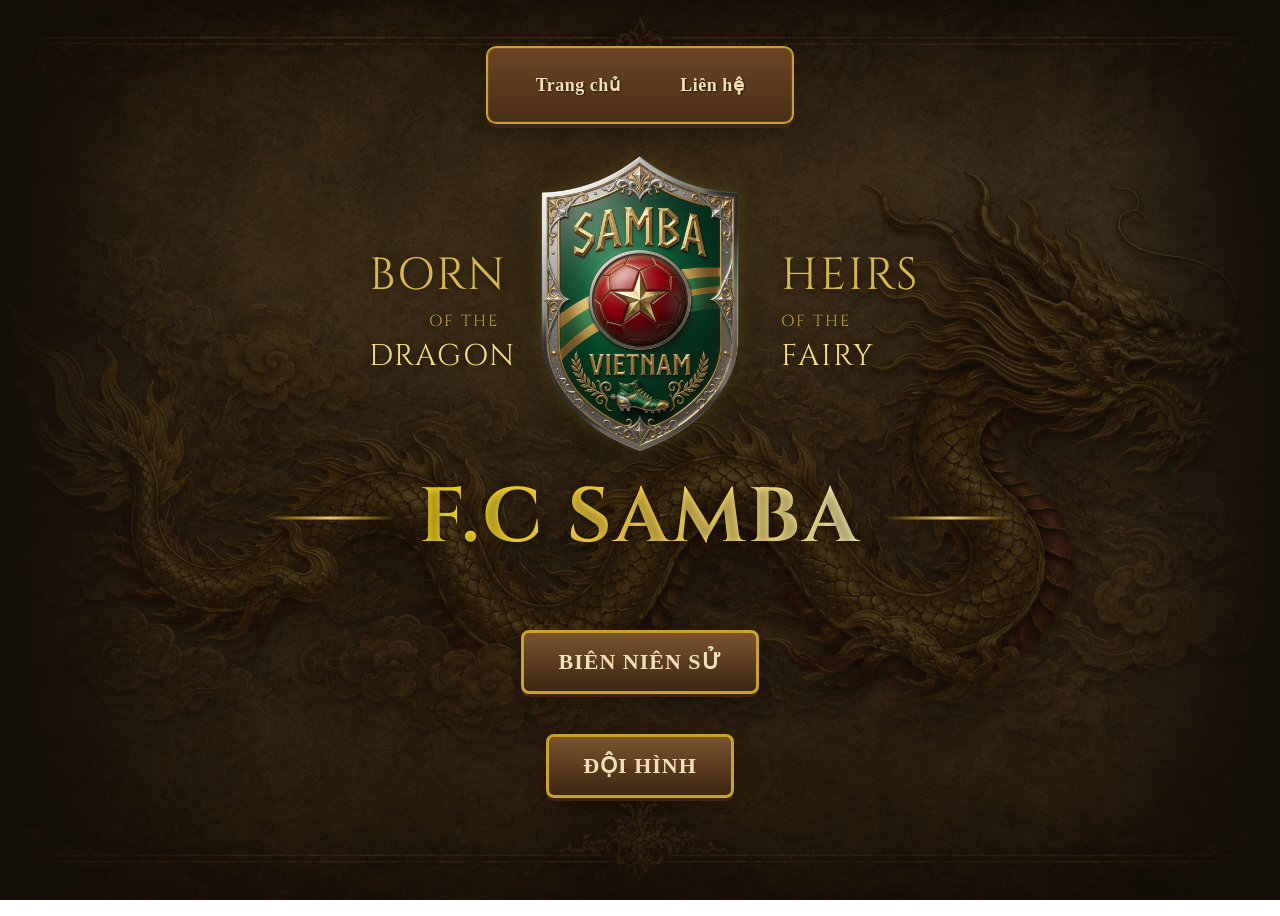
<file: index.html>
<!DOCTYPE html>
<html lang="vi"> 
<head>
    <meta charset="UTF-8">
    <meta name="viewport" content="width=device-width, initial-scale=1.0">

    <title>F.C SAMBA Vietnam | Official Website</title>

    <meta
    name="description"
    content="Official website of F.C SAMBA Vietnam. Explore the club's players, match records, achievements, and chronicles.">
     
    <meta property="og:title"
      content="F.C SAMBA Vietnam | Official Website">

    <meta property="og:description"
      content="Official website of F.C SAMBA Vietnam. Explore the club's players, match records, achievements, and chronicles.">

    <meta property="og:image"
      content="https://trishere.github.io/FC-Samba/bestlogo1.png">

    <meta property="og:url"
      content="https://trishere.github.io/FC-Samba/">

    <meta property="og:type"
      content="website">

    <meta name="theme-color" content="#5a3412">  

    <script type="application/ld+json">
    {
        "@context": "https://schema.org",
        "@type": "SportsTeam",
        "name": "F.C Samba",
        "logo": "https://fcsambavietnam.netlify.app/logo.png",
        "url": "https://fcsambavietnam.netlify.app/"
    }
    </script>

    <link rel="icon" type="image/png" href="bestlogo1.png">
    <link rel="stylesheet" href="style.css">
    <link rel="preconnect" href="https://fonts.googleapis.com">
    <link rel="preconnect" href="https://fonts.gstatic.com" crossorigin>

    <link href="https://fonts.googleapis.com/css2?family=Cinzel:wght@400;600;700;800&display=swap" rel="stylesheet">

    <script src="matches.js" defer></script>
    <script src="script.js" defer></script>
</head>

<body>
<header>
<nav>
    <a href="#">Trang chủ</a>
    <a href="#">Liên hệ</a> 
</nav>

<section class="hero">

    <div class="hero-top">

        <div class="hero-motto left">
            <span>Born</span>
            <span>of the</span>
            <span>Dragon</span>
        </div>

        <img src="bestlogo1.png" 
             alt="FC Samba" 
             class="logo"
             width="832"
             height="1248">

        <div class="hero-motto right">
            <span>Heirs</span>
            <span>of the</span>
            <span>Fairy</span>
        </div>

    </div>

    <h1>F.C SAMBA</h1>

</section>
</header>

<!-- BIÊN NIÊN SỬ -->
<main id="content-area">

    <h2 id="chronicle-banner" class="banner">
        BIÊN NIÊN SỬ
    </h2>

    <section id="chronicle-menu" class="section-hidden">

        <!-- THÀNH TÍCH -->
        <h3 id="achievement-banner" class="banner sub-banner">
            THÀNH TÍCH
        </h3>

        <section id="thanhTich" class="section-hidden">

          <div class="record-grid">

             <div class="record-box win">
                <div class="record-title">W</div>
                <div id="win-count" class="record-value">0</div>
             </div>

             <div class="record-box loss">
                <div class="record-title">L</div>
                <div id="loss-count" class="record-value">0</div>
            </div>

            <div class="record-box draw">
                <div class="record-title">D</div>
                <div id="draw-count" class="record-value">0</div>
            </div>
          </div>
          
          <!--GOAL RANKING-->

            <section id="hall-of-fame">

                <a class="goal-ranking-box" href="periods.html">

                    <div class="goal-ranking-header">

                        <h4>PLAYER RANKING</h4>

                    </div>

                </a>

            </section>
        </section>

        <!-- VIỄN CHINH -->
        <a id="expedition-banner" class="banner sub-banner" href="expedition.html">
            VIỄN CHINH
        </a>

        <!-- NỘI CHIẾN -->
        <a id="civilwar-banner" class="banner sub-banner" href="civilwar.html">
            NỘI CHIẾN
        </a>
    </section>


 <!-- ĐỘI HÌNH -->
<h2 id="team-banner" class="banner main-banner">
    ĐỘI HÌNH
</h2>

<!-- LIST ĐỘI HÌNH -->
<section id="doiHinh" class="section-hidden">

    <ul class="player-list">

        <li>
            <button class="player-toggle" data-player="onathuan" aria-expanded="false">OnaThuan (GK)</button>

            <div id="onathuan" class="player-detail">
                <img src="images/onathuan.jpg" alt="OnaThuan" width="150" loading="lazy">
                <div class="player-card-info">
                    <p><strong>⚔</strong> Goalkeeper</p>
                    <p><strong>⚜</strong> House Nguyễn</p>
                </div>
            </div>
        </li>

        <li>
            <button class="player-toggle" data-player="taisuy" aria-expanded="false">Tài Suy (C)</button>

            <div id="taisuy" class="player-detail">
                <img src="images/taisuy.jpg" alt="Tài Suy" width="150" loading="lazy">
                <div class="player-card-info">
                    <p><strong>⚔</strong> Ala / Pivot</p>
                    <p><strong>♕</strong> Captain</p>
                    <p><strong>⚜</strong> House Đoàn</p>
                </div>
            </div>
        </li>

    <li>
      <button class="player-toggle" data-player="quochuy" aria-expanded="false">Quốc Huy</button>
      <div id="quochuy" class="player-detail">
        <img src="images/quochuy.jpg" alt="Quốc Huy" width="150" loading="lazy">
        <div class="player-card-info">
          <p><strong>⚔</strong> Pivot</p>
          <p><strong>⚜</strong> House Nguyễn</p>
        </div>
      </div>
    </li>

    <li>
      <button class="player-toggle" data-player="ronaldat" aria-expanded="false">Ronaldat</button>
      <div id="ronaldat" class="player-detail">
        <img src="images/ronaldat.jpg" alt="Ronaldat" width="150" loading="lazy">
        <div class="player-card-info">
          <p><strong>⚔</strong> Fixo</p>
          <p><strong>⚜</strong> House Nguyễn</p>
        </div>
      </div>
    </li>

    <li>
      <button class="player-toggle" data-player="duclee" aria-expanded="false">Đức Lee</button>
      <div id="duclee" class="player-detail">
        <img src="images/duclee.jpg" alt="Đức Lee" width="150" loading="lazy">
        <div class="player-card-info">
          <p><strong>⚔</strong> Fixo</p>
          <p><strong>⚜</strong> House Lê</p>
        </div>
      </div>
    </li>

    <li>
      <button class="player-toggle" data-player="liltri" aria-expanded="false">Lil' Trí</button>
      <div id="liltri" class="player-detail">
        <img src="images/liltri.jpg" alt="Lil' Trí" width="150" loading="lazy">
        <div class="player-card-info">
          <p><strong>⚔</strong> Ala</p>
          <p><strong>⚜</strong> House Lê</p>
        </div>
      </div>
    </li>

    <li>
      <button class="player-toggle" data-player="hieusaka" aria-expanded="false">Hiếu Saka</button>
      <div id="hieusaka" class="player-detail">
        <img src="images/hieusaka.jpg" alt="Hiếu Saka" width="150"  loading="lazy">
        <div class="player-card-info">
          <p><strong>⚔</strong> Ala</p>
          <p><strong>⚜</strong> House Mai</p>
        </div>
      </div>
    </li>

    <li>
      <button class="player-toggle" data-player="namsilun" aria-expanded="false">Nam Silun</button>
      <div id="namsilun" class="player-detail">
        <img src="images/namsilun.jpg" alt="Nam Silun" width="150" loading="lazy">
        <div class="player-card-info">
          <p><strong>⚔</strong> Ala</p>
          <p><strong>⚜</strong> House Mai</p>
        </div>
      </div>
    </li>

    <li>
      <button class="player-toggle" data-player="lugiahuy" aria-expanded="false">LuGiaHuy</button>
      <div id="lugiahuy" class="player-detail">
        <img src="images/lugiahuy.jpg" alt="LuGiaHuy" width="150"   loading="lazy">
        <div class="player-card-info">
          <p><strong>⚔</strong> Pivot</p>
          <p><strong>⚜</strong> House Nguyễn</p>
        </div>
      </div>
    </li>

    <li>
      <button class="player-toggle" data-player="vulongthu" aria-expanded="false">Vũ Lông Thủ</button>
      <div id="vulongthu" class="player-detail">
        <img src="images/vulongthu.jpg" alt="Vũ Lông Thủ" width="150" loading="lazy">
        <div class="player-card-info">
          <p><strong>⚔</strong> Pivot</p>
          <p><strong>⚜</strong> House Phạm</p>
        </div>
      </div>
    </li>

    <li>
      <button class="player-toggle" data-player="quanburger" aria-expanded="false">Quân Burger</button>
      <div id="quanburger" class="player-detail">
        <img src="images/quanburger.jpg" alt="Quân Burger" width="150" loading="lazy">
        <div class="player-card-info">
          <p><strong>⚔</strong> Pivot</p>
          <p><strong>⚜</strong> House Võ</p>
        </div>
      </div>
    </li>

    <li>
      <button class="player-toggle" data-player="anhdat" aria-expanded="false">Anh Đạt</button>
      <div id="anhdat" class="player-detail">
        <img src="images/anhdat.jpg" alt="Anh Đạt" width="150" loading="lazy">
        <div class="player-card-info">
          <p><strong>⚔</strong> Pivot</p>
          <p><strong>⚜</strong> House Nguyễn</p>
        </div>
      </div>
    </li>

  </ul>

</section>

</main>
</body>
</html>
</file>
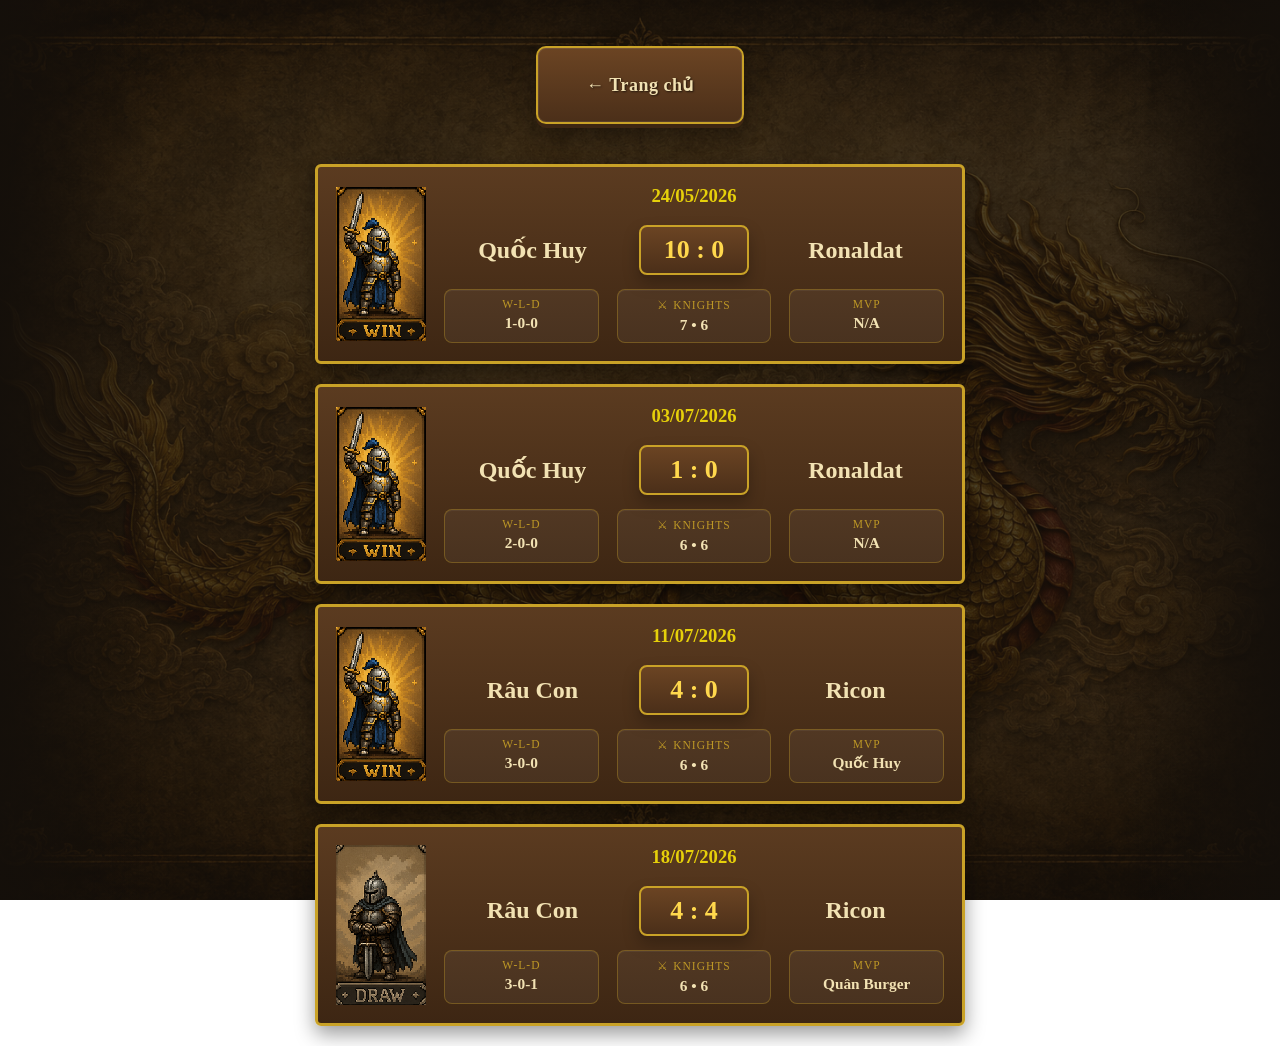
<file: civilwar.html>
<!DOCTYPE html>
<html lang="vi">
<head>
    <meta charset="UTF-8">
    <meta name="viewport" content="width=device-width, initial-scale=1.0">

    <title>Nội Chiến | F.C SAMBA</title>

    <link rel="icon" type="image/png" href="bestlogo1.png">
    <link rel="stylesheet" href="style.css">
    <link rel="preconnect" href="https://fonts.googleapis.com">
    <link rel="preconnect" href="https://fonts.gstatic.com" crossorigin>

    <link href="https://fonts.googleapis.com/css2?family=Cinzel:wght@400;600;700;800&display=swap" rel="stylesheet">
</head>

<body>

<header>
<nav>
    <a href="index.html">← Trang chủ</a>
</nav>
</header>

<main>

    <section id="noichien"></section>

</main>

<script src="matches.js" defer></script>
<script src="civilwar.js" defer></script>

</body>
</html>
</file>
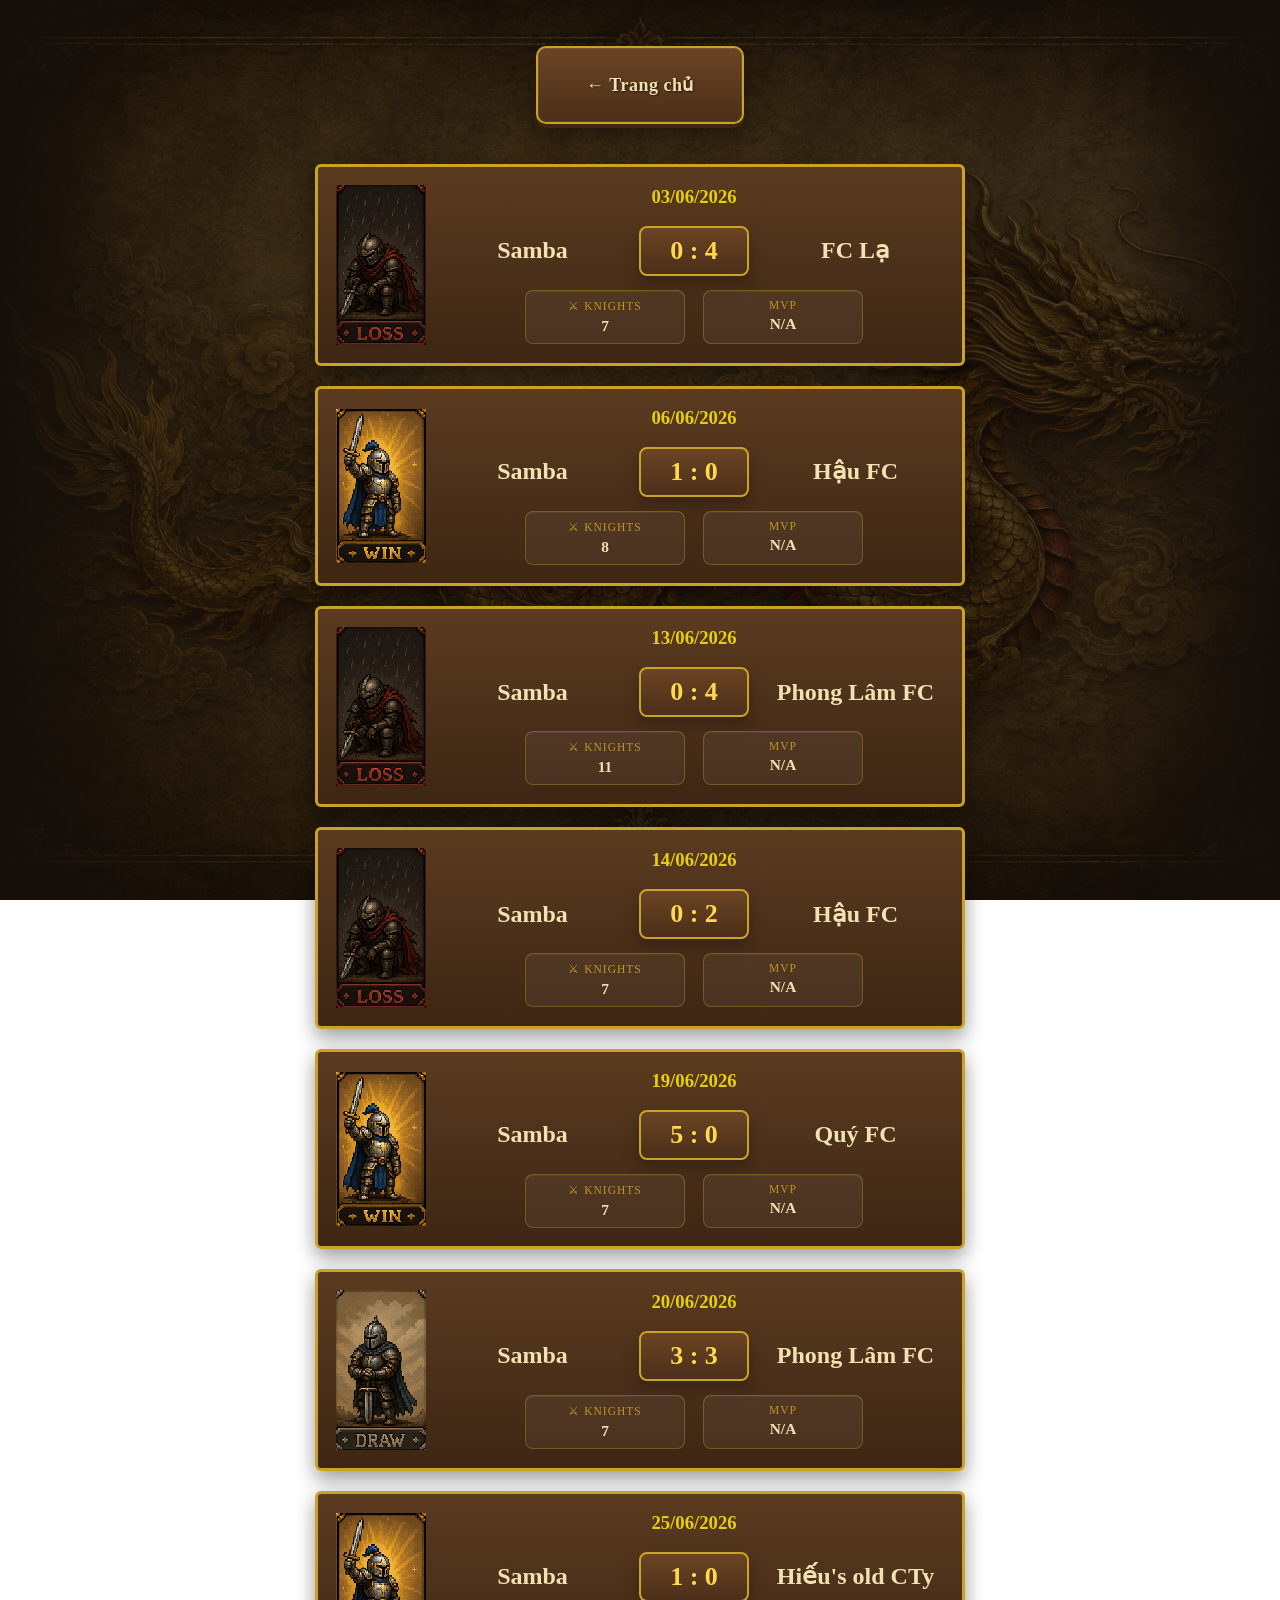
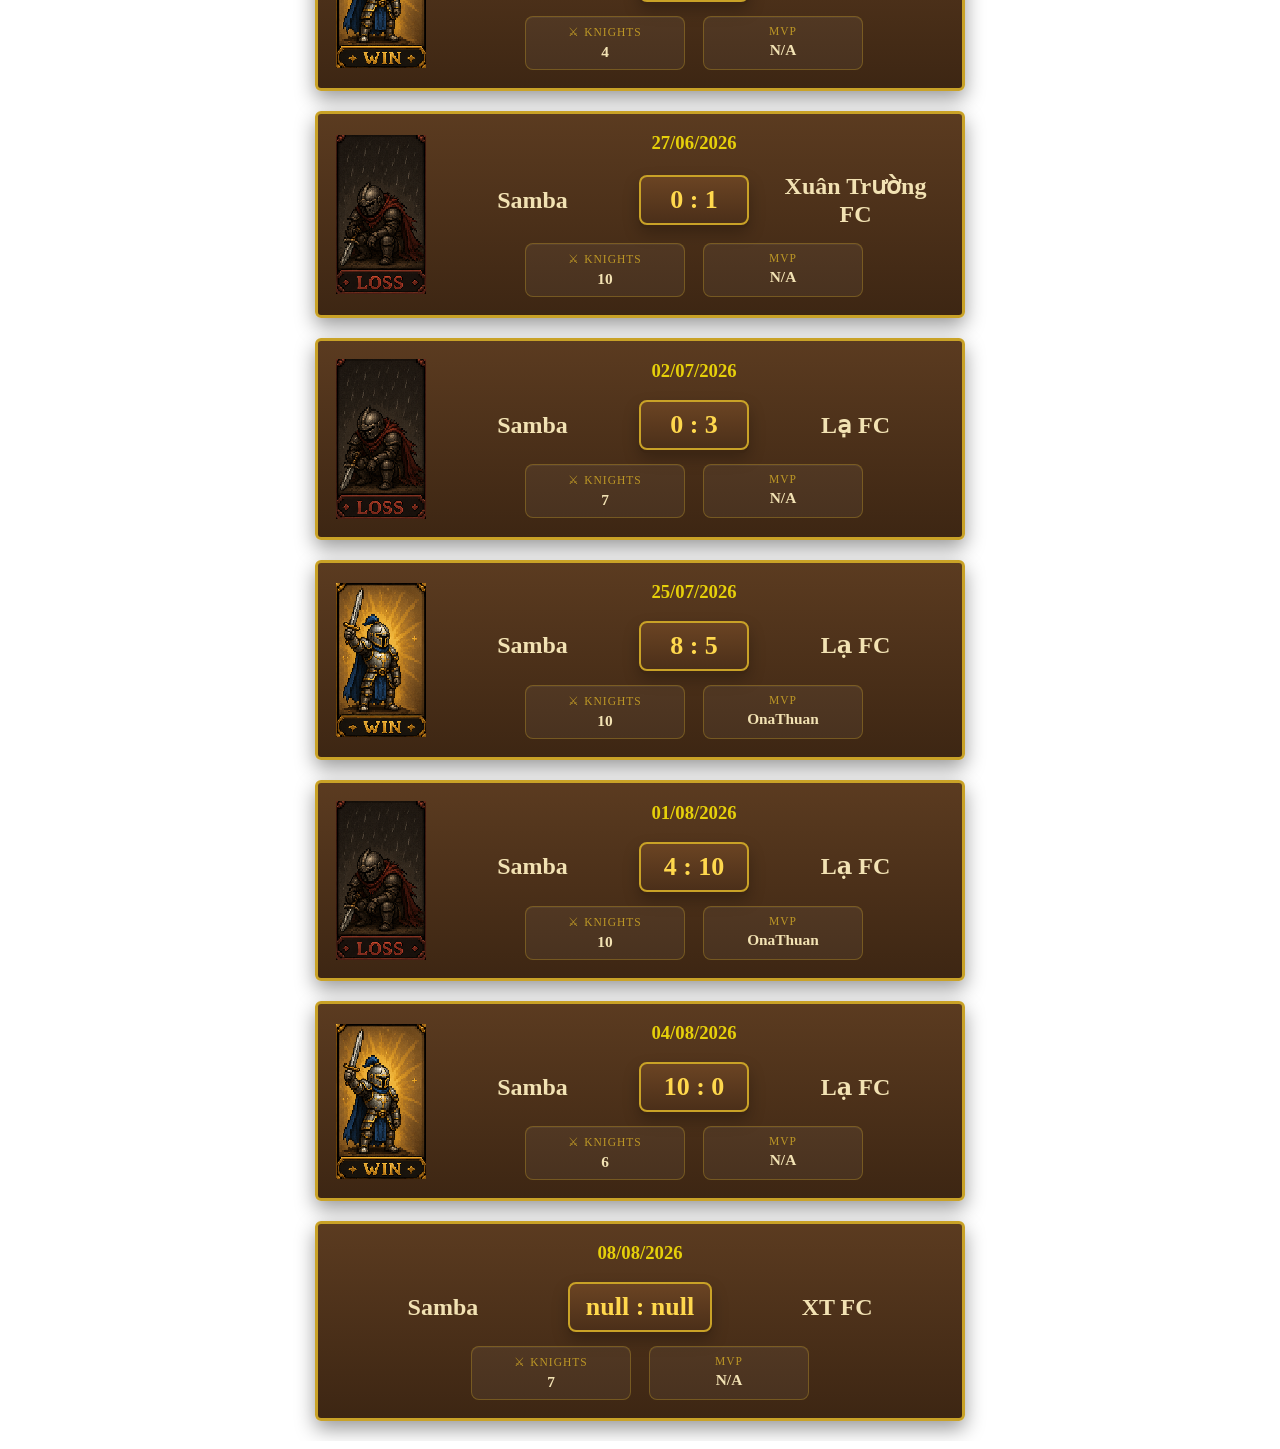
<file: expedition.html>
<!DOCTYPE html>
<html lang="vi">
<head>
    <meta charset="UTF-8">
    <meta name="viewport" content="width=device-width, initial-scale=1.0">

    <title>Viễn Chinh | F.C SAMBA</title>

    <link rel="icon" type="image/png" href="bestlogo1.png">
    <link rel="stylesheet" href="style.css">
    <link rel="preconnect" href="https://fonts.googleapis.com">
    <link rel="preconnect" href="https://fonts.gstatic.com" crossorigin>

    <link href="https://fonts.googleapis.com/css2?family=Cinzel:wght@400;600;700;800&display=swap" rel="stylesheet">
</head>

<body>

<header>
<nav>
    <a href="index.html">← Trang chủ</a>
</nav>
</header>

<main>

    <section id="match-list"></section>

</main>

<script src="matches.js" defer></script>
<script src="expedition.js" defer></script>

</body>
</html>
</file>
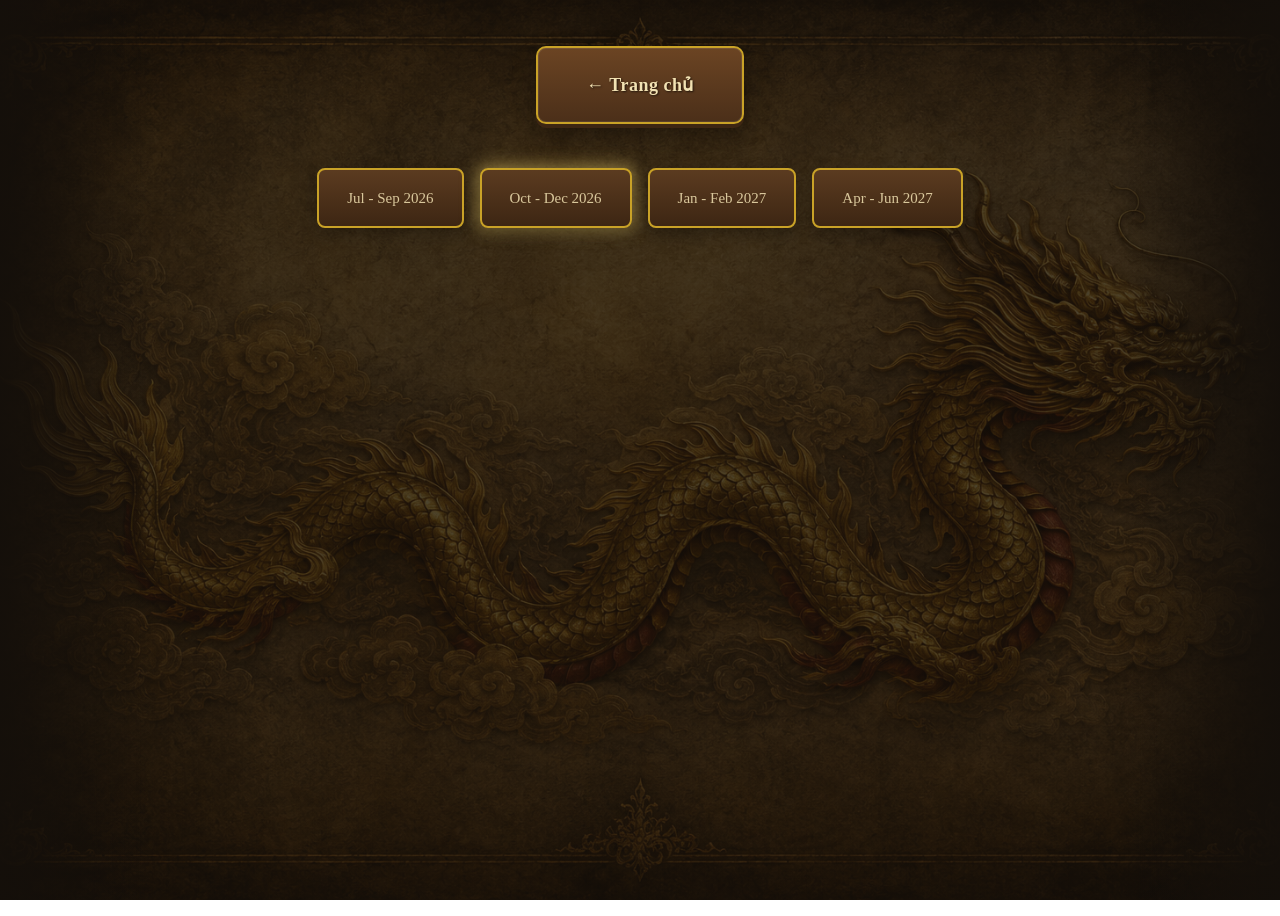
<file: periods.html>
<!DOCTYPE html>
<html lang="vi">
<head>
    <meta charset="UTF-8">
    <meta name="viewport" content="width=device-width, initial-scale=1.0">

    <title>Player Ranking | F.C SAMBA</title>

    <link rel="icon" type="image/png" href="bestlogo1.png">
    <link rel="stylesheet" href="style.css">
    <link rel="preconnect" href="https://fonts.googleapis.com">
    <link rel="preconnect" href="https://fonts.gstatic.com" crossorigin>

    <link href="https://fonts.googleapis.com/css2?family=Cinzel:wght@400;600;700;800&display=swap" rel="stylesheet">
</head>

<body>

<header>
<nav>
    <a href="index.html">← Trang chủ</a>
</nav>
</header>

<main>

    <section id="hall-of-fame"></section>

</main>

<script src="halloffame.js" defer></script>
<script src="periods.js" defer></script>

</body>
</html>
</file>
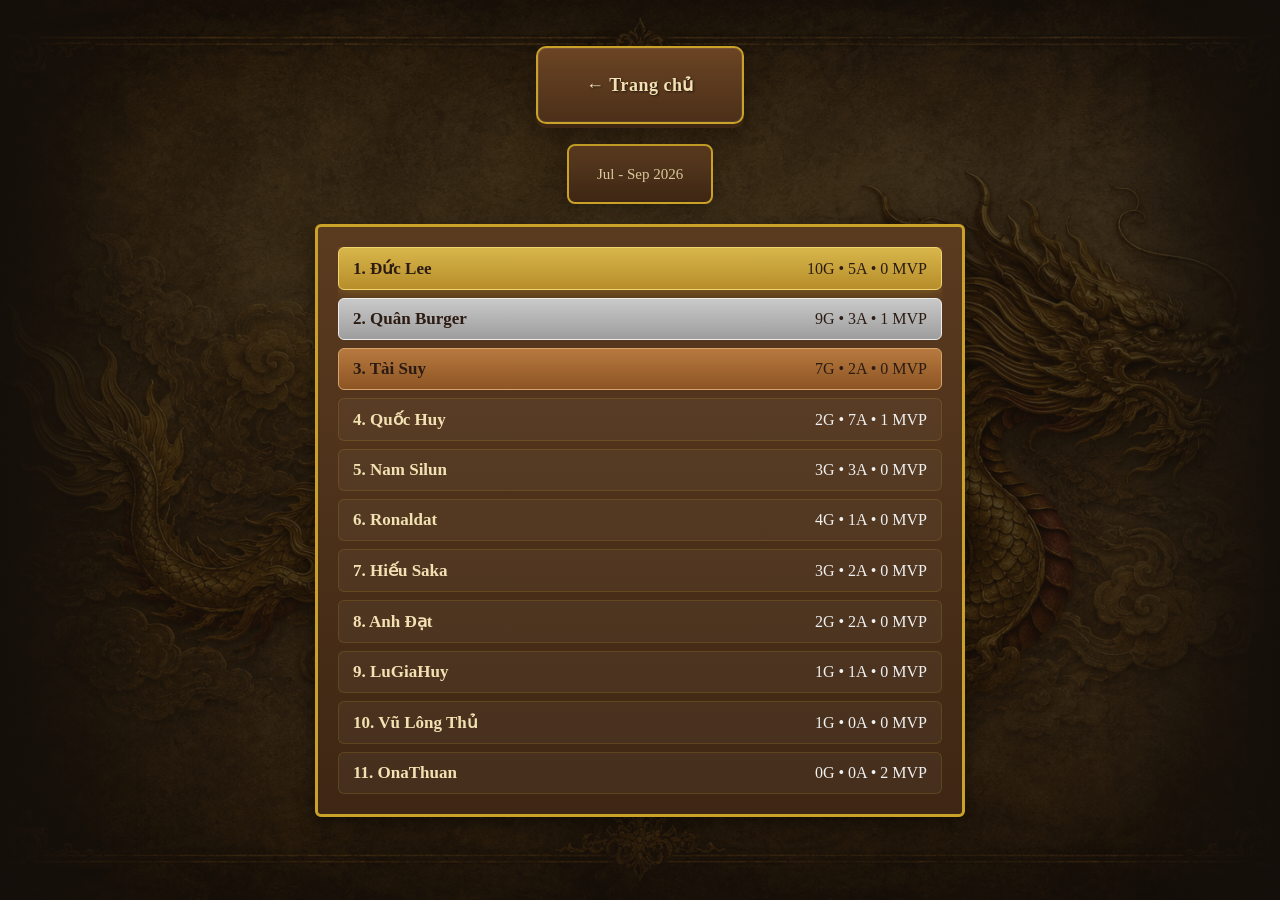
<file: ranking.html>
<!DOCTYPE html>
<html lang="vi">
<head>
    <meta charset="UTF-8">
    <meta name="viewport" content="width=device-width, initial-scale=1.0">

    <title>Player Ranking | F.C SAMBA</title>

    <link rel="icon" type="image/png" href="bestlogo1.png">
    <link rel="stylesheet" href="style.css">
    <link rel="preconnect" href="https://fonts.googleapis.com">
    <link rel="preconnect" href="https://fonts.gstatic.com" crossorigin>

    <link href="https://fonts.googleapis.com/css2?family=Cinzel:wght@400;600;700;800&display=swap" rel="stylesheet">
</head>

<body>

<header>
<nav>
    <a href="index.html">← Trang chủ</a>
</nav>
</header>

<main>

    <div class="goal-ranking-header static">
        <p id="ranking-period" class="goal-period"></p>
    </div>

    <section id="thanhTich">
        <div id="ranking-list" class="goal-ranking-list show"></div>
    </section>

</main>

<script src="matches.js" defer></script>
<script src="halloffame.js" defer></script>
<script src="ranking.js" defer></script>

</body>
</html>
</file>
<file: style.css>
*,
*::before,
*::after{
    box-sizing: border-box;
}

html {
    overflow-x: hidden;
    width: 100%;
}

/* =====================
   COLOR VARIABLES
===================== */
:root {

    --gold: #c9a227;
    --gold-light: #e8c86a;
    --gold-bright: #ffd84d;

    --brown-dark: #3d2613;
    --brown-mid: #5b3b20;
    --brown-light: #7a542e;

    --cream: #f2e2b3;
    --cream-light: #f5e6b7;

    --text-dark: #2b1b12;
    --text-brown: #3b2a1b;

    --shadow:
        0 8px 20px rgba(0,0,0,.4);

    --shadow-panel: 0 8px 20px rgba(0,0,0,.4);

    --shadow-button: 0 4px 10px rgba(0,0,0,.35);

    --shadow-hover: 0 12px 24px rgba(0,0,0,.45);

}

body {
    position: relative;

    background:
        linear-gradient(to right,
        rgba(20,15,10,0.95) 0%,
        transparent 12%,
        transparent 88%,
        rgba(20,15,10,0.95) 100%
      ),

        linear-gradient(
        rgba(20, 15, 10, 0.75),
        rgba(20, 15, 10, 0.75)
      ),
      url("images/rong.png");

    background-size: cover;
    background-position: center;
    background-repeat: no-repeat;
    background-attachment: fixed;

    color: rgb(255, 255, 255);
    font-family: "Times New Roman", serif;
    text-align: center;
    min-height: 100vh;
    overflow-x: hidden;
}

@media (max-width: 768px), (hover: none) and (pointer: coarse) {
    body {
        background-attachment: scroll;
    }
    body::before {
        display: none;
    }
}

body::before {
    content: "";
    position: fixed;
    inset: 0;
    pointer-events: none;
    z-index: 0;

    background: linear-gradient(
        115deg,
        transparent 35%,
        rgba(255, 225, 120, 0.08) 45%,
        rgba(255, 245, 200, 0.14) 50%,
        rgba(255, 225, 120, 0.08) 55%,
        transparent 65%
    );

    filter: blur(60px);

    transform: translateX(-140%);
    animation: royalLight 25s linear infinite;
}

main {
    max-width: 800px;
    margin: auto;
}

p {
    line-height: 1.6;
}

/* ===== TIÊU ĐỀ ===== */
h1 {
    font-size: clamp(50px, 6vw, 80px);
    margin-top: -20px;
    margin-bottom: 12px;
    font-family: "Cinzel", serif;
    font-weight: 700;
    background: linear-gradient(90deg, #ffde20, #ffd84d, #fff3b0);
    -webkit-background-clip: text;
    -webkit-text-fill-color: transparent;

    letter-spacing: clamp(1px, 0.5vw, 3px);
    text-shadow: 0 2px 8px rgba(0,0,0,.35);

    position: relative;
    display: inline-block;
    text-align: center;
    max-width:90%;
}

h1::before,
h1::after {
    content: "";
    position: absolute;
    top: 50%;
    transform: translateY(-50%);

    width: clamp(24px, 10vw, 180px);;
    height: 3px;

    background: linear-gradient(
        to right,
        transparent 0%,
        #8a6a1d 20%,
        #e8c86a 50%,
        #8a6a1d 80%,
        transparent 100%
    );
}

h1::before {
    right: 100%;
    margin-right: clamp(10px, 2vw, 25px);
}

h1::after {
    left: 100%;
    margin-left: clamp(10px, 2vw, 25px);
}

h2 {
    color: rgb(2, 1, 1);
}

nav,
.logo,
h1,
.banner,
#doiHinh,
#thanhTich,
#match-list,
.match {
    position: relative;
    z-index: 1;
}



.hero {
    display: flex;
    flex-direction: column;
    align-items: center;
    justify-content: center;

    gap: clamp(3px, 1vw, 10px);

    padding:
        clamp(8px, 2vw, 20px)
        clamp(12px, 3vw, 16px)
        clamp(10px, 2vw, 18px);
}

.hero-top{
    display:flex;
    align-items:center;
    justify-content:center;
    gap:clamp(8px,2vw,40px);
}

.hero-motto{
    display:flex;
    flex-direction:column;

    width: clamp(70px,16vw,130px);

    font-size:70px;
    font-weight:100;

    font-family:"Cinzel", serif;

    color:#d8b64b;

    text-transform:uppercase;

    letter-spacing:clamp(.5px,.2vw,2px);

    text-shadow:
        0 2px 8px rgba(0,0,0,.55);
}

.hero-motto.left{
    text-align:right;
}

.hero-motto.right{
    text-align:left;
}

.hero-motto span:nth-child(1){
    font-size:clamp(13px,4vw,45px);
}

.hero-motto span:nth-child(2){
    font-size:clamp(10px,1.5vw,16px);
    opacity:.85;
    margin:4px 0;
}

.hero-motto span:nth-child(3){
    font-size:clamp(16px,2.5vw,30px);
    color:#f6dc83;
}

.logo {
    width: clamp(110px, 30vw, 230px);
    height: auto;

    margin-top: clamp(-15px, -1vw, -5px);

    filter:
        drop-shadow(0 0 10px rgba(201,162,39,.25))
        drop-shadow(0 12px 18px rgba(0,0,0,.45));

    transition: all .3s ease;
}

.logo:hover {
    transform: translateY(-8px) scale(1.02);

    filter:
        drop-shadow(0 0 12px rgba(201,162,39,.35))
        drop-shadow(0 18px 28px rgba(0,0,0,.5));
}

/* ===== THANH MENU ===== */

nav {
    position: relative;
    z-index: 9999;

    width: fit-content;
    max-width: 90%;

    margin: 18px auto 0;

    display: inline-flex;
    justify-content: center;
    align-items: center;
    flex-wrap: wrap;

    padding:
        clamp(10px, 2vw, 14px)
        clamp(16px, 3vw, 26px);

    gap: clamp(6px, 1.5vw, 16px);

    border-radius: 10px;

    background: linear-gradient(
        to bottom,
        #6b4423,
        #4b2f19
    );

    border: 2px solid #c9a227;

    box-shadow:
        inset 0 0 0 1px rgba(255,255,255,.08),
        0 4px 0 var(--brown-dark),
        0 10px 24px rgba(0,0,0,.30);
}
nav a {
    color: var(--cream);

    text-decoration: none;

    padding:
        clamp(8px, 1.6vw, 12px)
        clamp(10px, 2.2vw, 22px);

    border-radius: 6px;

    background: transparent;

    font-size: clamp(15px, 2vw, 18px);

    font-family: "Times New Roman", serif;

    font-weight: bold;

    letter-spacing: .5px;

    text-shadow: 1px 1px 2px rgba(0,0,0,.6);

    transition: all .25s ease;

    white-space: nowrap;
}

nav a:hover {
    background: linear-gradient(
        to bottom,
        #c9a227,
        #a67c1b
    );

    color: var(--text-dark);

    transform: translateY(-2px);

    box-shadow:
        0 3px 0 #6b4423,
        0 8px 16px rgba(0,0,0,.35);
}

nav:hover {
    box-shadow:
        inset 0 0 0 1px rgba(255,255,255,.12),
        0 5px 0 var(--brown-dark),
        0 14px 28px rgba(0,0,0,.5);
}

/* ===== BANNER ===== */
.banner {
    background: linear-gradient(to bottom,var(--brown-light),var(--brown-mid),var(--brown-dark));
    color: var(--cream);
    text-decoration: none;

    border: 3px solid var(--gold);
    display: block;
    width: fit-content;
    padding: 16px 34px;
    border-radius: 8px;
    margin: 10px auto 30px;
    font-size: 22px;
    font-family: "Times New Roman", serif;
    font-weight: bold;
    box-shadow:
        0 3px 0 var(--brown-dark),
        0 8px 18px rgba(0,0,0,.35);
    text-transform: uppercase;
    letter-spacing: 1px;
    cursor: pointer;

    transition: transform .2s ease, box-shadow .2s ease;
    user-select: none;
}

.banner:hover {
    transform: translateY(-2px);

    box-shadow:
        0 5px 0 var(--brown-dark),
        0 12px 24px rgba(0,0,0,.45);
}

.main-banner{
    margin-top:40px;
}

.sub-banner{

    background:linear-gradient(
        to bottom,
        #f5e8c8,
        #e7d3a3
    );

    color:#4b3118;

    border:2px solid #8b6a34;

    border-radius:6px;

    padding:12px 30px;

    font-size:19px;
    font-weight:bold;

    text-transform:none;
    letter-spacing:.5px;

    margin:15px auto 18px;

    box-shadow:
        0 2px 8px rgba(0,0,0,.20);

    position:relative;

    transition:
        background .2s ease,
        transform .2s ease,
        box-shadow .2s ease;
}

.sub-banner:hover{

    background:linear-gradient(
        to bottom,
        #fbefcf,
        #eddcb3
    );

    transform:translateY(-2px);

    box-shadow:
        0 4px 12px rgba(0,0,0,.28);
}

.sub-banner::before,
.sub-banner::after{

    content:"";

    position:absolute;

    top:50%;

    width:10px;
    height:70%;

    transform:translateY(-50%);

    background:rgba(120,80,35,.12);
}

.sub-banner::before{
    left:6px;
}

.sub-banner::after{
    right:6px;
}

/* ===== DANH SÁCH CẦU THỦ ===== */
.player-list {
    list-style: none;
    padding: 0;
}

.player-toggle{

    all:unset;

    display:block;
    width:100%;

    padding:12px;

    background:linear-gradient(
        to bottom,
        var(--brown-mid),
        var(--brown-dark)
    );

    color:var(--cream);

    border:2px solid rgba(201,162,39,.35);

    border-radius:8px;

    transition:all .25s ease;

    cursor:pointer;

    box-sizing:border-box;

    font:inherit;

    text-align:center;
}
.player-toggle:hover{

    background:linear-gradient(
        to bottom,
        var(--brown-light),
        var(--brown-mid)
    );

    border-color:#c9a227;

    color:#fff3d1;

    transform:translateY(-2px);

    box-shadow:
        0 4px 12px rgba(0,0,0,.35);
}

/* ===== PLAYER DETAIL ===== */
.player-detail {
    max-height: 0;
    overflow: hidden;
    opacity: 0;
    transform: scaleY(0.95);
    transform-origin: top;
    transition: all 0.35s ease;

    /* quan trọng: tránh padding gây “giật khi đóng” */
    padding: 0 18px;
    margin: 0;
}

/* trạng thái mở */
.player-detail.show {
    max-height: 600px;
    opacity: 1;
    transform: scaleY(1);

    background: linear-gradient(to bottom, #f3e6c7, #dcc79c);
    color: #3b2a1b;

    padding: 18px;
    margin: 12px 0;

    border: 2px solid #b08d57;
    border-radius: 10px;

    box-shadow: 0 10px 25px rgba(0,0,0,.4);
}

.player-detail img {
    width:clamp(140px,24vw,180px);

    border-radius: 10px;

    border: 3px solid #b08d57;

    box-shadow:
        0 5px 12px rgba(0,0,0,.35);
}

.player-card-info{
    width:min(240px,90%);

    margin:
        clamp(14px,2vw,18px)
        auto
        0;

    padding:
        clamp(10px,1.5vw,12px)
        0;

    border-top: 1px solid rgba(201,162,39,.7);
    border-bottom: 1px solid rgba(201,162,39,.7);

    box-shadow:
        inset 0 1px 0 rgba(255,255,255,.08),
        inset 0 -1px 0 rgba(255,255,255,.08);
}

.player-detail p {
    color: #3b2a1b;
    font-size:clamp(16px,2vw,20px);
    line-height: 1.6;
    font-weight: 600;

    display: flex;
    align-items: center;
    justify-content: center;
    gap: 6px;
    margin: 4px 0;
}

.player-detail strong {
    font-size:clamp(20px,2.5vw,24px);
    color: #745c0e;
}

/* MVP */
.MVP {
    display: inline;

    margin: 0;
    padding: 1px 4px;

    background: linear-gradient(
        to bottom,
        #8a6a1d,
        var(--brown-mid)
    );

    color: #f5e6b7;

    border: 1px solid #c9a227;
    border-radius: 3px;

    font-size: inherit;      
    font-weight: 700;

    letter-spacing: 0;
    text-transform: none;

    text-shadow: 1px 1px 2px rgba(0,0,0,.6);

    box-shadow: 0 1px 3px rgba(0,0,0,.3);

    white-space: nowrap;
}

/* ===== ĐỘI HÌNH & THÀNH TÍCH ===== */
#doiHinh,
#thanhTich {
    background: linear-gradient(
        to bottom,
        var(--brown-mid),
        var(--brown-dark)
    );

    border: 3px solid var(--gold);

    color: rgb(240,240,240);
    padding: 20px;
    margin: 20px auto;
     width: min(320px, 95%);
    border-radius: 6px;

    box-shadow:
        0 6px 18px rgba(0,0,0,.45);
}



#doiHinh {
    margin-top: 15px;
}

#thanhTich {
    width: min(650px, 95%);
}


#doiHinh ul {
    list-style: none;
    padding: 0;
    margin: 0;
}

#doiHinh li{
    margin:10px 0;
}

/* ==================
GOAL RANKING
================== */

.goal-ranking-box{

    width:fit-content;

    margin:0;

    padding:0;

    background:none;

    border:none;

    box-shadow:none;

}

#hall-of-fame{

    display:flex;

    flex-wrap:wrap;

    justify-content:center;

    gap:16px;

    margin-top:24px;

}

a.goal-ranking-box{

    display:block;

    text-decoration:none;

    color:inherit;

}

.goal-ranking-header.static{

    cursor:default;

}

.goal-ranking-header.static:hover{

    transform:none;

    box-shadow:
        0 6px 16px rgba(0,0,0,.28);

}

.goal-ranking-header{

    width:fit-content;

    margin:0 auto 20px;

    padding:16px 28px;

    background:linear-gradient(
        to bottom,
        var(--brown-mid),
        var(--brown-dark)
    );

    border:2px solid var(--gold);

    border-radius:8px;

    box-shadow:
        0 6px 16px rgba(0,0,0,.28);

    cursor:pointer;

    transition:
        background .2s ease,
        transform .2s ease,
        box-shadow .2s ease;

}

.goal-ranking-header:hover{

    transform:translateY(-2px);

    box-shadow:
        0 8px 20px rgba(0,0,0,.35);

}

.goal-ranking-box.active-period .goal-ranking-header{

    box-shadow:
        0 6px 16px rgba(0,0,0,.28),
        0 0 16px 3px rgba(232,200,106,.55);

    animation: goldPulse 2.4s ease-in-out infinite;

}

@keyframes goldPulse{

    0%, 100%{
        box-shadow:
            0 6px 16px rgba(0,0,0,.28),
            0 0 12px 2px rgba(232,200,106,.4);
    }

    50%{
        box-shadow:
            0 6px 16px rgba(0,0,0,.28),
            0 0 22px 5px rgba(232,200,106,.8);
    }

}

.goal-ranking-header h4{

    margin:0;

}

.goal-ranking-divider {

    width: 100%;
    height: 1px;

    margin: 10px 0 18px;

    background: linear-gradient(
        to right,
        transparent,
        rgba(232, 200, 106, 0.9),
        transparent
    );

}

.goal-ranking-box h4{

    margin:0;

    text-align:center;

    color:var(--cream);

    font-size:clamp(20px,2.2vw,26px);

    letter-spacing:1px;

}

.goal-period{

    margin:0;

    text-align:center;

    color:var(--cream);

    opacity:.85;

    font-size:clamp(13px,1.6vw,15px);

}

.goal-ranking-list{

    display:flex;

    flex-direction:column;

    gap:8px;

    max-height:0;
    overflow:hidden;
    opacity:0;

    transition:
        max-height .35s ease,
        opacity .25s ease;

}

.goal-ranking-list.show{

    max-height:3000px;
    opacity:1;

}

/* ===== ROW ===== */


.goal-row{

    padding:10px 14px;

    border-radius:6px;

    background:rgba(255,255,255,.04);

    border:1px solid rgba(201,162,39,.18);

    transition:all .25s ease;

}

.goal-player{

    color:var(--cream);

    font-weight:bold;

    font-size:clamp(15px,1.8vw,17px);

}



.goal-summary{

    display:flex;

    justify-content:space-between;

    align-items:center;

    cursor:pointer;

}

.goal-detail{

    display:none;

    margin-top:10px;

    padding-top:10px;

    border-top:1px solid rgba(201,162,39,.18);

    color:var(--cream);

    opacity:.85;

}

.goal-row.open .goal-detail{
    display:block;
}

/* ===== TOP 3 ===== */

.goal-row.gold{

    background:linear-gradient(
        to bottom,
        #d8b64b,
        #b68d2a
    );

    border-color:#f2d46f;

    box-shadow:0 0 16px rgba(201,162,39,.45);

}

.goal-row.gold .goal-player,
.goal-row.gold .goal-points,
.goal-row.gold .goal-detail{

    color:var(--text-dark);

}

.goal-row.silver{

    background:linear-gradient(
        to bottom,
        #c9c9c9,
        #9d9d9d
    );

    border-color:#ececec;

}

.goal-row.silver .goal-player,
.goal-row.silver .goal-points,
.goal-row.silver .goal-detail{

    color:var(--text-dark);

}

.goal-row.bronze{

    background:linear-gradient(
        to bottom,
        #b7793f,
        #8d5524
    );

    border-color:#d8a36a;

}

.goal-row.bronze .goal-player,
.goal-row.bronze .goal-points,
.goal-row.bronze .goal-detail{

    color:var(--text-dark);

}

.goal-row:hover{

    transform:translateY(-2px);

    box-shadow:0 6px 16px rgba(0,0,0,.35);

}



/* ===== RECORD GRID ===== */

.record-grid{
    display:flex;
    justify-content:center;
    gap:16px;
}

.record-box{
    flex:1;

    background:rgba(255,255,255,.05);

    border:2px solid rgba(201,162,39,.55);

    border-radius:8px;

    padding:14px 8px;

    text-align:center;

    transition:.25s ease;

    box-shadow:
        inset 0 1px 0 rgba(255,255,255,.08),
        0 4px 10px rgba(0,0,0,.25);
}

.record-box:hover{

    transform:translateY(-4px);

    border-color:#e8c86a;

    box-shadow:
        0 8px 18px rgba(0,0,0,.35);
}

.record-title{

    font-size:18px;

    font-weight:700;

    color:#e8c86a;

    letter-spacing:2px;

    margin-bottom:10px;
}

.record-value{

    font-size:38px;

    font-weight:800;

    color:#fff;

    text-shadow:
        0 2px 6px rgba(0,0,0,.5);
}



/* ===== KẾT QUẢ TRẬN ĐẤU ===== */
.match {
    background: linear-gradient(
        to bottom,
        var(--brown-mid),
        var(--brown-dark)
    );

    width: min(650px, 90%);

    margin: 20px auto;
    padding:clamp(15px,2vw,18px);

    display: flex;
    align-items: center;
    gap:clamp(10px,2vw,18px);

    border: 3px solid var(--gold);

    border-radius: 6px;

    box-shadow:
        0 8px 20px rgba(0,0,0,.4);

    transition: all .25s ease;

    cursor: pointer;
}

.match-body{
    flex:1
}


.match:hover {
    transform: translateY(-3px);

    background: linear-gradient(
        to bottom,
        #6b4423,
        #4b2f19
    );

    border-color: #e8c86a;

    box-shadow:
        0 4px 0 var(--brown-dark),
        0 12px 22px rgba(0,0,0,.45);
}

.match h3 {
    display: flex;
    justify-content: center;
    align-items: center;
    gap: 12px;
    margin: 0 0 12px 0;
    color: rgb(230, 208, 10);
}

/* ===== SCORE ===== */

.score{
    display:flex;
    align-items:center;
    justify-content:center;

    gap:clamp(10px,2vw,18px);

    margin:
    clamp(14px,2vw,18px)
    0
    clamp(12px,1.5vw,14px);
}

.team{
    flex:1;

    min-width:0;

    text-align:center;

    font-size:clamp(18px,2.2vw,24px);
    font-weight:700;

    color:var(--cream);

    line-height:1.2;

    overflow-wrap:anywhere;
}

.score-box{

    flex-shrink:0;

    min-width:clamp(82px,16vw,110px);

    padding:
    clamp(6px,1vw,8px)
    clamp(10px,2vw,16px);

    background:linear-gradient(
        to bottom,
        #6b4423,
        #4b2f19
    );

    border:2px solid #c9a227;

    border-radius:8px;

    color:#ffd84d;

    font-size:clamp(20px,2.5vw,26px);
    font-weight:700;

    text-align:center;

    box-shadow:
        0 3px 0 var(--brown-dark),
        0 8px 16px rgba(0,0,0,.25);
}

/* ===== MATCH INFO ===== */

.match-info{
    display:flex;
    justify-content:center;
    flex-wrap:wrap;
    gap:clamp(10px,2vw,18px);
    margin-top:clamp(10px,1.5vw,14px);
}

.info-box{

    flex:1 1 95px;

    max-width:160px;

    min-width:95px;

    padding:
    clamp(7px,1vw,8px)
    clamp(10px,2vw,14px);

    border:1px solid rgba(201,162,39,.35);

    border-radius:8px;

    background:rgba(255,255,255,.05);

    text-align:center;

    box-shadow:
        inset 0 1px 0 rgba(255,255,255,.05);
}

.info-box.knights-toggle{
    cursor:pointer;

    transition:
        background .2s ease,
        border-color .2s ease,
        transform .2s ease;
}

.info-box.knights-toggle:hover{
    background:rgba(201,162,39,.15);
    border-color:#c9a227;
}

.info-box.knights-toggle:active{
    transform:scale(.97);
}

.civilwar-roster{
    position:relative;
    max-height:0;
    overflow:hidden;
    opacity:0;

    display:grid;
    grid-template-columns: minmax(0, 1fr) minmax(0, 1fr);
    gap:clamp(14px,2.5vw,24px);

    transition:
        max-height .35s ease,
        opacity .25s ease;
}

.civilwar-roster::before{
    content:"";

    position:absolute;
    top:0;
    bottom:0;
    left:50%;

    transform:translateX(-50%);
    border-left:1px dashed rgba(201,162,39,.35);

}

.civilwar-roster.show{
    max-height:600px;
    opacity:1;
    margin-top:clamp(12px,1.5vw,16px);
}

.roster-side{
    min-width:0;

    text-align:center;
}

.roster-label{
    display:inline-block;

    padding:4px 10px;

    margin-bottom:8px;

    background:var(--brown-mid);

    border:1px solid #c9a227;

    border-radius:4px;

    color:#f4e3b2;

    font-weight:700;

    text-transform:uppercase;

    font-size:.85rem;
}

.roster-list{
    display:grid;
    grid-template-columns: repeat(2, 1fr);
    gap:6px 10px;
    justify-items:center;
}

.roster-list .knight-badge{
    padding: 4px 8px;
    font-size: 15px;
}

.roster-empty{
    color:rgba(240,240,240,.55);

    font-size:.85rem;

    font-style:italic;
}

.info-label{

    display:block;

    font-size:clamp(.68rem,.9vw,.72rem);

    color:#c9a227;

    letter-spacing:1px;

    text-transform:uppercase;

    opacity:.9;
}

.info-value{

    display:block;

    margin-top:4px;

    font-size:clamp(.95rem,1.2vw,1.05rem);

    font-weight:700;

    color: var(--cream);
}


.detail p {
    font-size:clamp(14px,2vw,20px);
    line-height: 1.8;
    text-align: center;
}

.knights-label{
    display:inline-block;

    padding:4px 10px;

    margin-bottom:8px;

    background:var(--brown-mid);

    border:1px solid #c9a227;

    border-radius:4px;

    color:#f4e3b2;

    font-weight:700;

    text-transform:uppercase;
}

.knights-list{

    display:flex;

    flex-wrap:wrap;

    justify-content:center;

    gap:10px;

    margin-top:14px;

}

.knight-badge{

    display:inline-block;

    padding:6px 12px;

    background:linear-gradient(
        to bottom,
        #f4e8c8,
        #e4d0a2
    );

    color:#4b3118;

    border:1px solid #b89045;

    border-radius:6px;

    font-size:15px;

    font-weight:700;

    white-space:nowrap;

    box-shadow:
        0 2px 5px rgba(0,0,0,.18);

}

.knight-badge.MVP{

    background:linear-gradient(
        to bottom,
        #d8b64b,
        #b68d2a
    );

    color: var(--text-dark);

    border:1px solid #f2d46f;

    box-shadow:
        0 0 12px rgba(201,162,39,.45);

    text-shadow:none;

}

.match-knight{
    width:clamp(60px,10vw,90px);
    height:auto;
    flex-shrink:0;

    image-rendering:pixelated;
}


/* ===== KHÁC ===== */

header {
    padding: 20px;
}

.fade-in {
    animation: royalReveal .55s cubic-bezier(.22,1,.36,1);
}

@keyframes royalReveal {

    0% {
        opacity: 0;
        transform: translateY(24px) scale(.96);
        filter: blur(3px);
    }

    70% {
        opacity: 1;
        transform: translateY(-2px) scale(1.01);
        filter: blur(0);
    }

    100% {
        opacity: 1;
        transform: translateY(0) scale(1);
        filter: blur(0);
    }
}

/* ===== SECTION TOGGLE ===== */
.section-hidden {
    display: none;
}


.detail {
    max-height: 0;
    overflow: hidden;
    opacity: 0;

    transition:
        max-height .35s ease,
        opacity .25s ease;
}

.detail.show {
    max-height: 500px;
    opacity: 1;
}

@keyframes royalLight {

    0%{
        transform: translateX(-140%);
        opacity:0;
    }

    10%{
        opacity:.8;
    }

    50%{
        opacity:1;
    }

    90%{
        opacity:.8;
    }

    100%{
        transform: translateX(140%);
        opacity:0;
    }

}

/* =========================
   RESPONSIVE - MATCH CARD
========================= */

@media (max-width:480px){

    nav{
        gap:10px;
        padding:10px 14px;
    }

    nav a{
        padding:8px 12px;
        font-size:16px;
    }

    /* Score */

    .score{
        gap:8px;
        margin:14px 0;
    }

    .team{
        font-size:16px;
    }

    .score-box{
        min-width:70px;
        padding:6px 10px;
        font-size:18px;
    }

    .civilwar-roster{
        grid-template-columns: 1fr;
        gap:16px;
    }

    .roster-side:first-child{
        border-bottom:1px dashed rgba(201,162,39,.35);
        padding-bottom:12px;
    }

    .civilwar-roster::before{
        display:none;
    }

    /* Match Info */

    .match-info{
        flex-direction:column;
        align-items:center;
        gap:10px;
    }

    .match-info-duo{
        flex-direction:row;
        flex-wrap:wrap;
    }

    .match-info-duo .info-box{
        width:auto;
        flex:1 1 100px;
    }

    .info-box{
        width:fit-content;
        min-width:110px;
        max-width:180px;
        flex:none;
    }

    /* ===== RECORD ===== */

    .record-grid{
        gap:8px;
    }

    .record-title{
        font-size:16px;
    }

    .record-value{
        font-size:30px;
    }


    .hero-top{
        gap:8px;
    }

    .logo{
        width:100px;
        margin-top:0;
    }

    .hero-motto span:nth-child(1){
        font-size:11px;
    }

    .hero-motto span:nth-child(2){
        font-size:8px;
        margin:2px 0;
    }

    .hero-motto span:nth-child(3){
        font-size:13px;
    }

    h1{
        margin-top:-12px;
        font-size:42px;
    }

    h1::before,
    h1::after{
        width:22px;
    }

}
</file>
